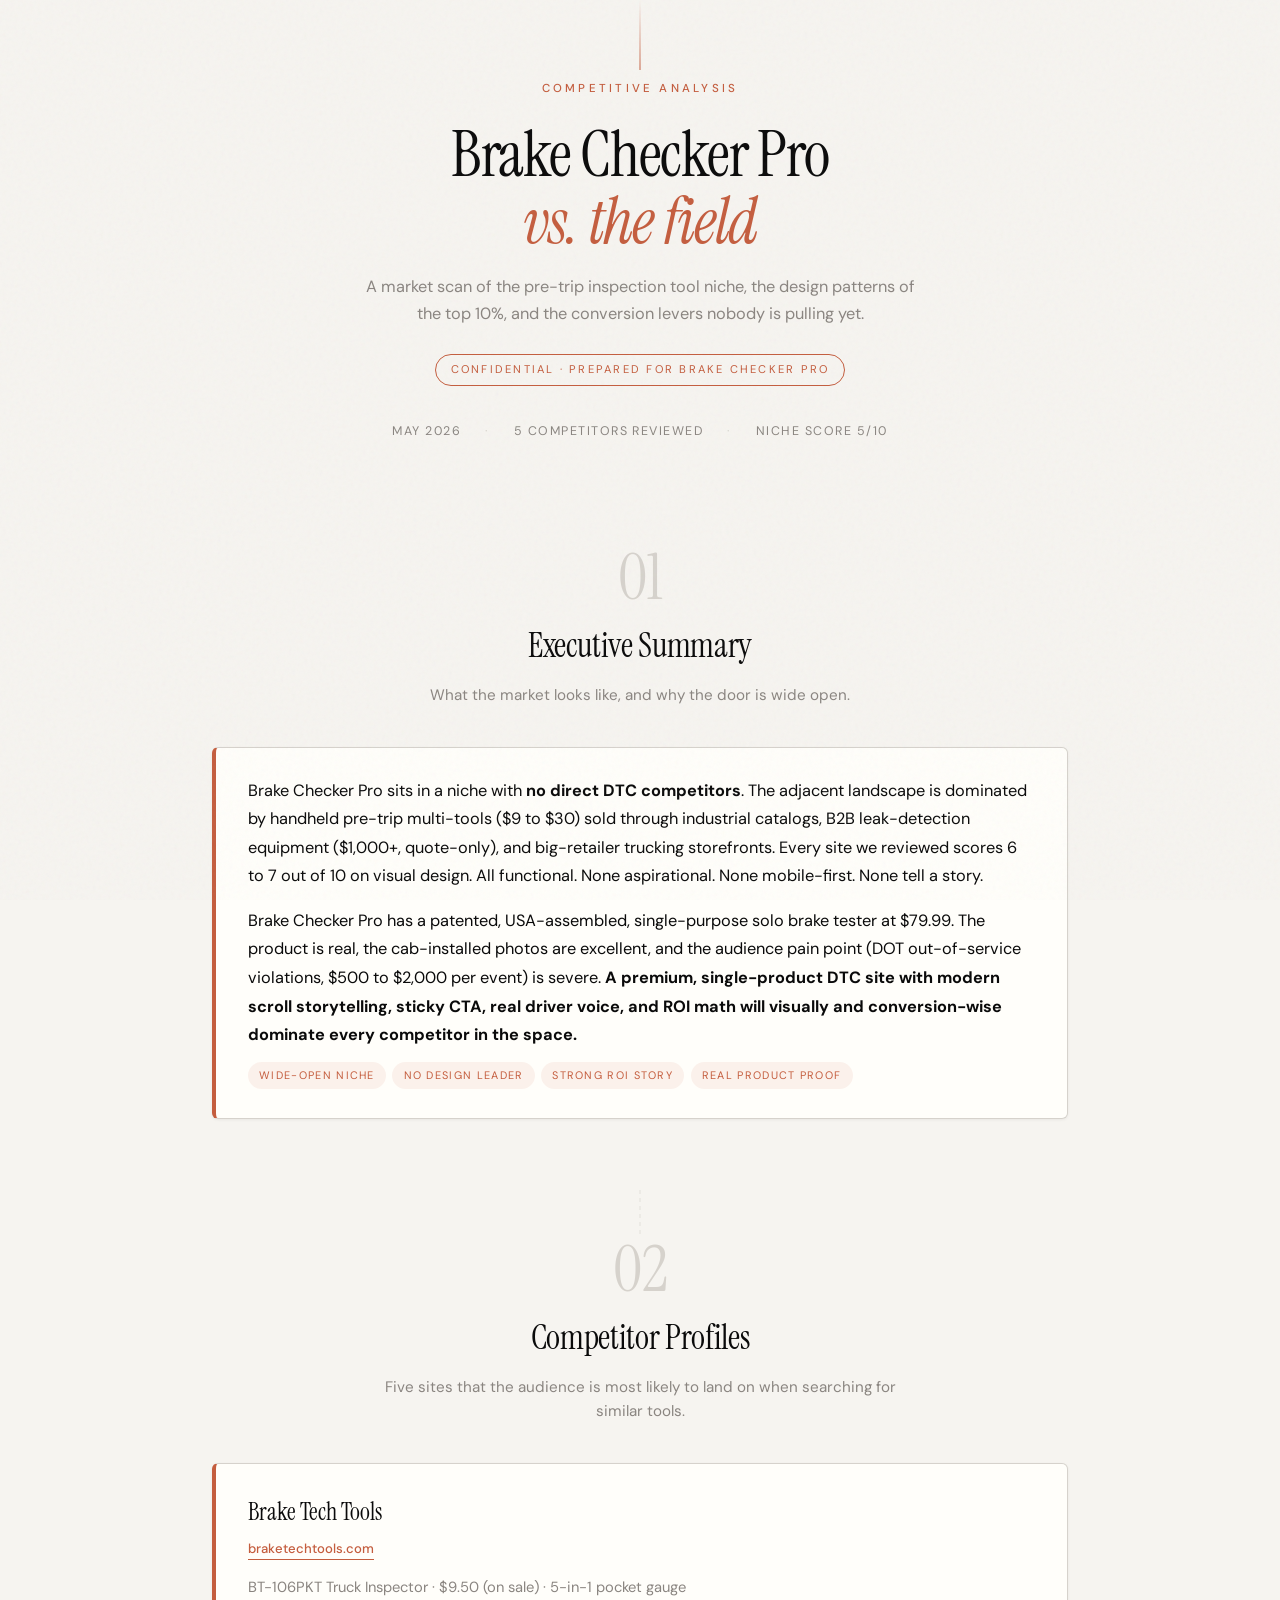
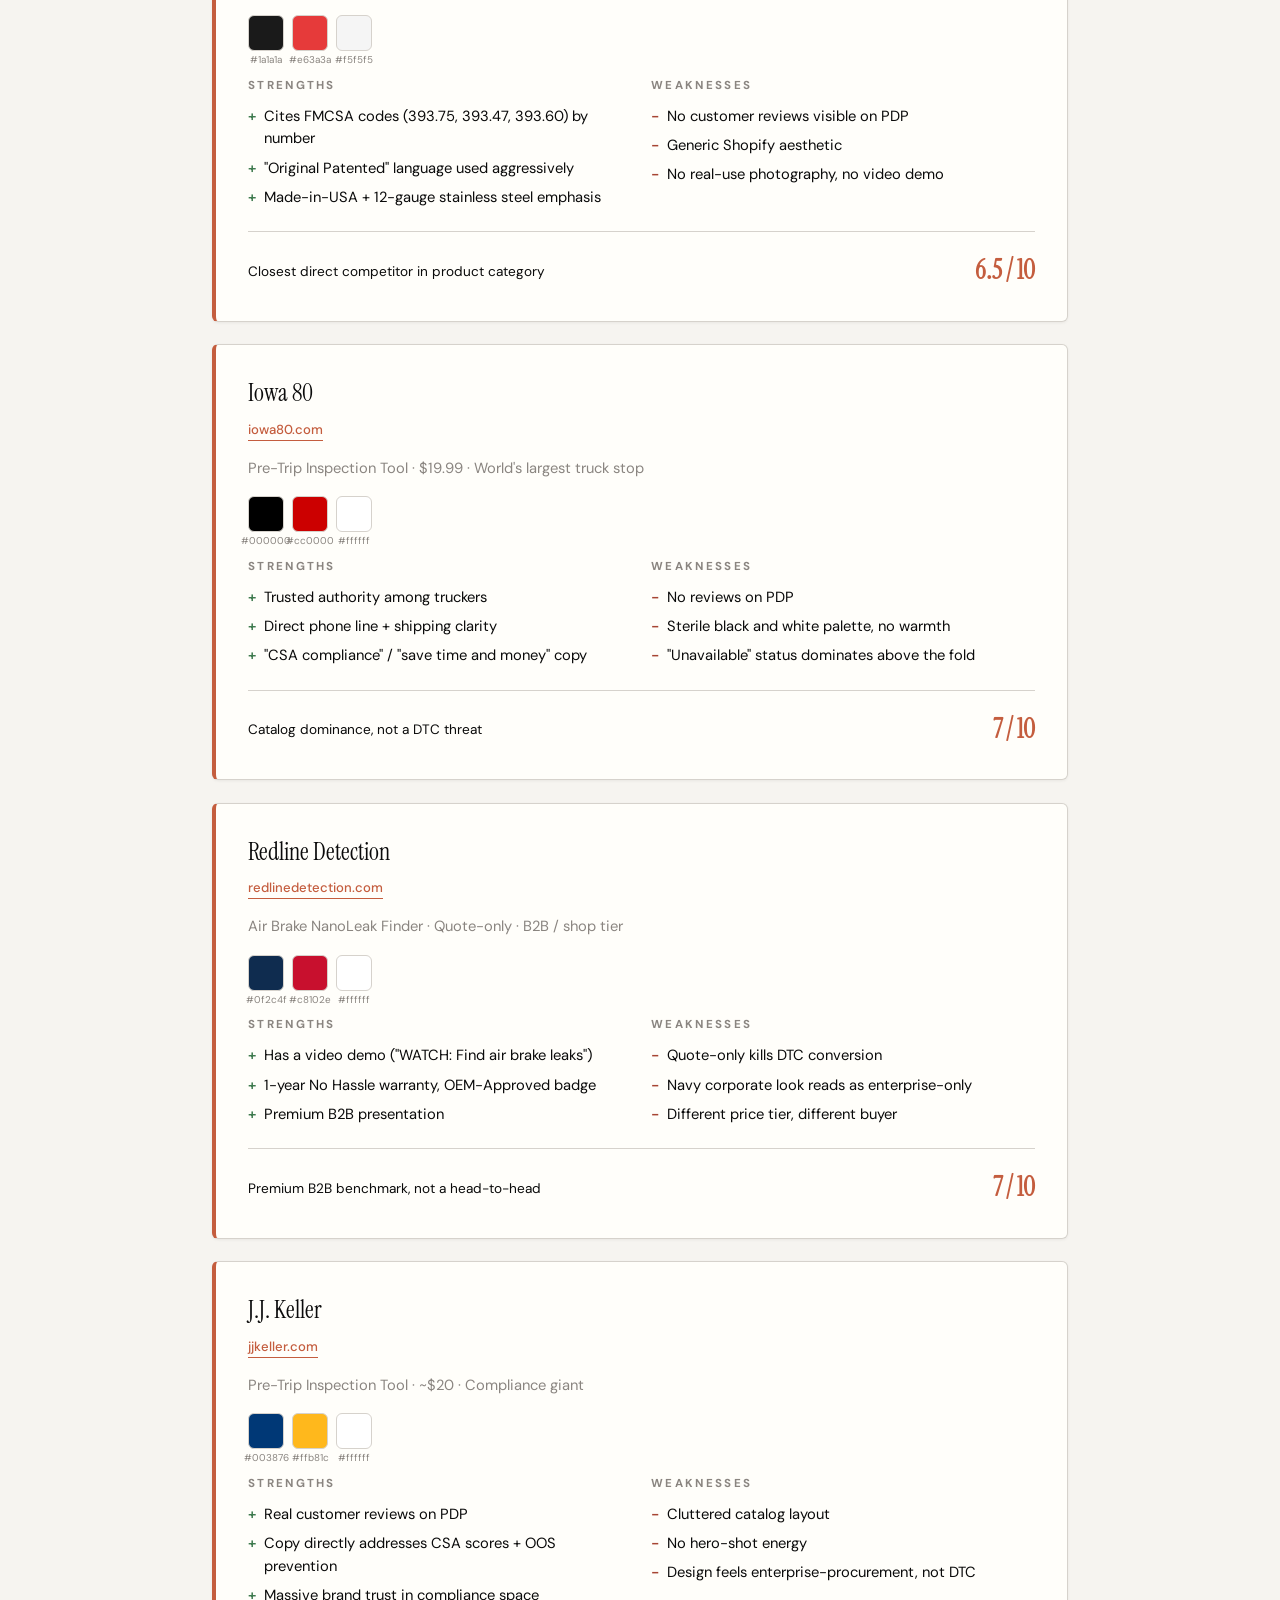
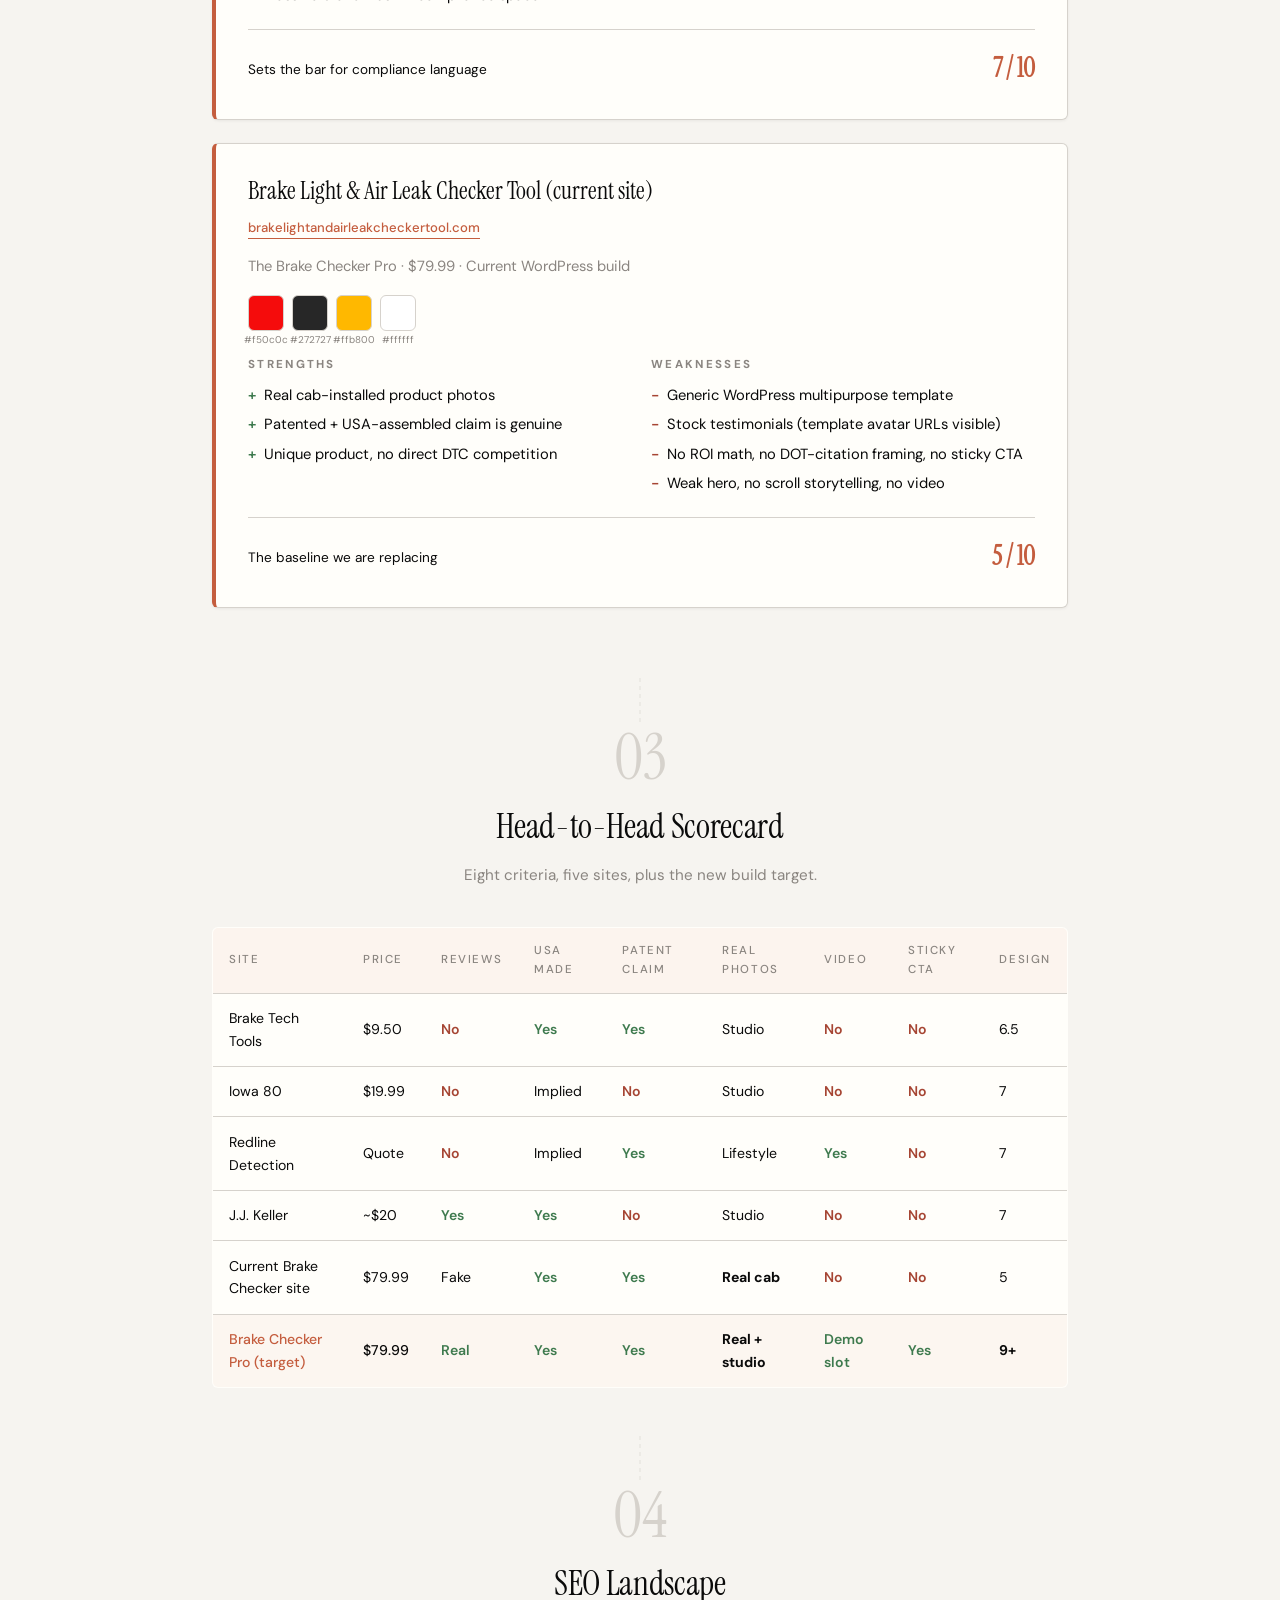
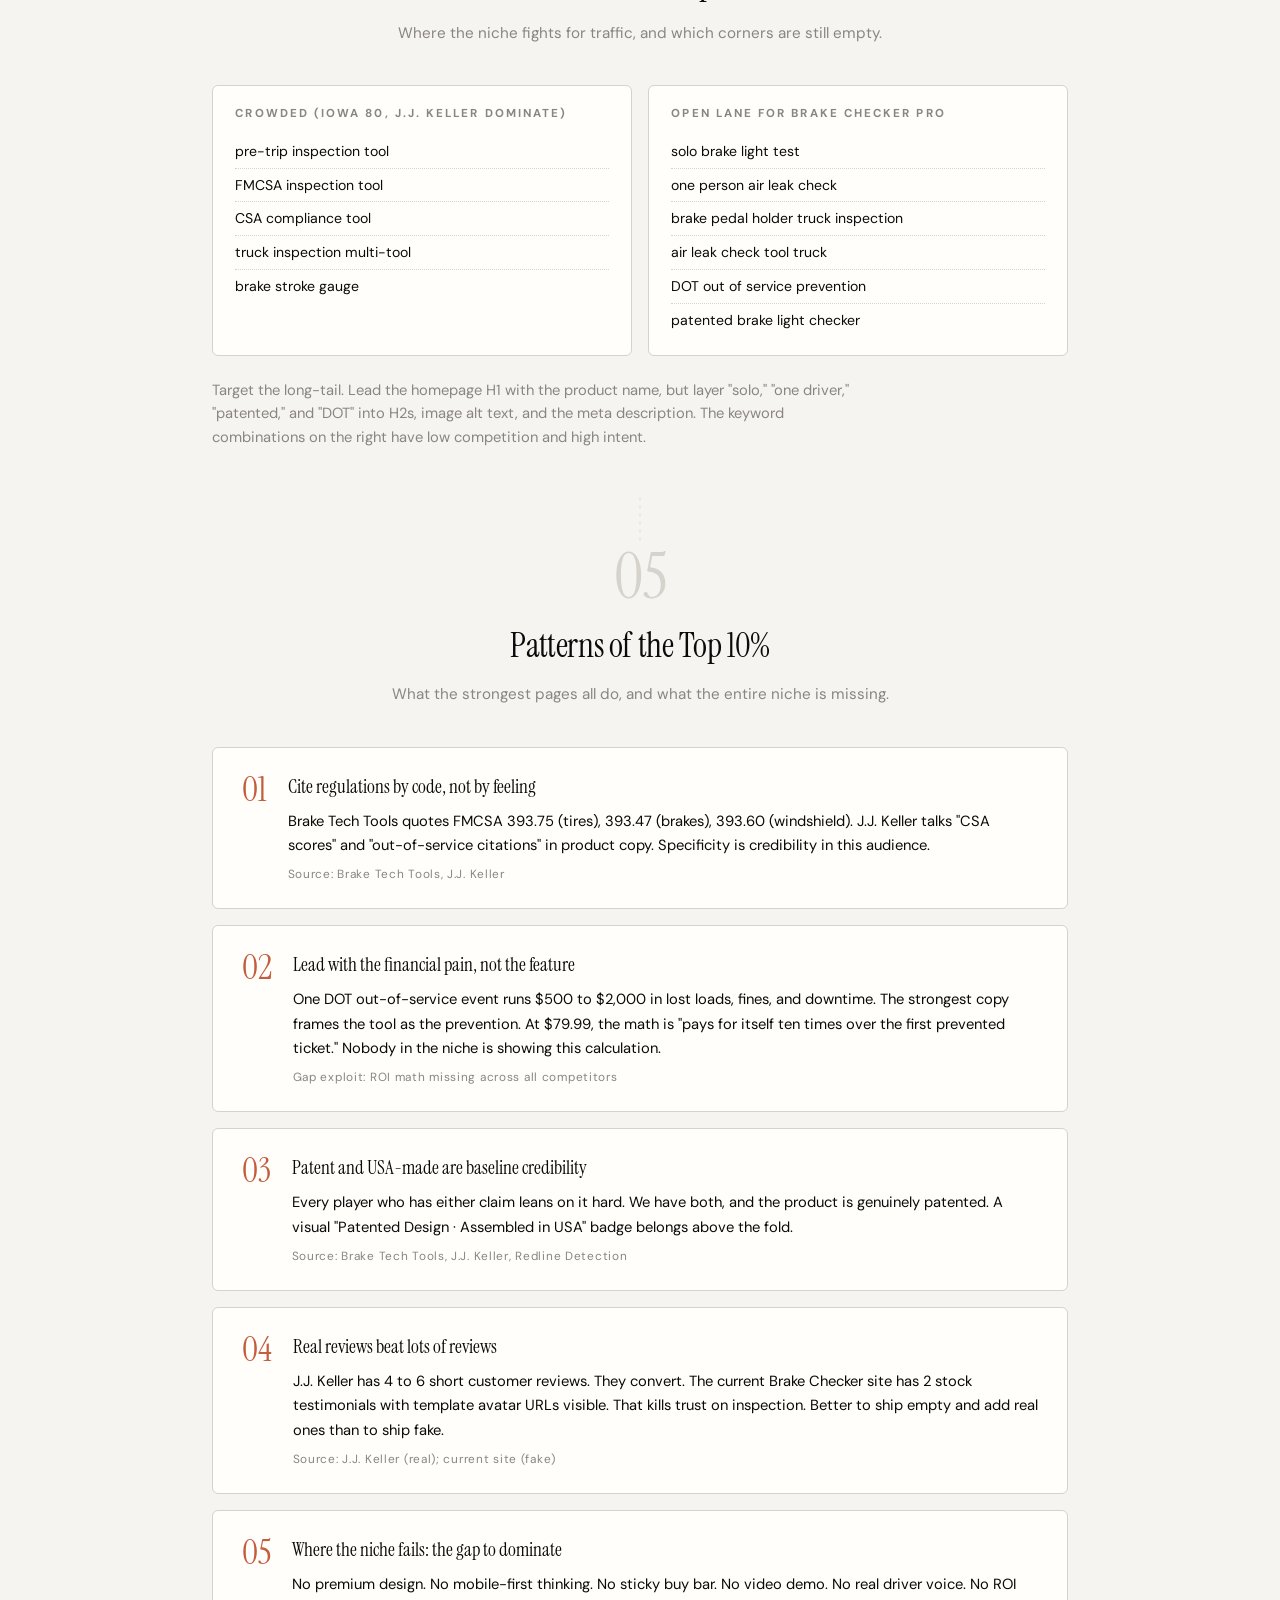
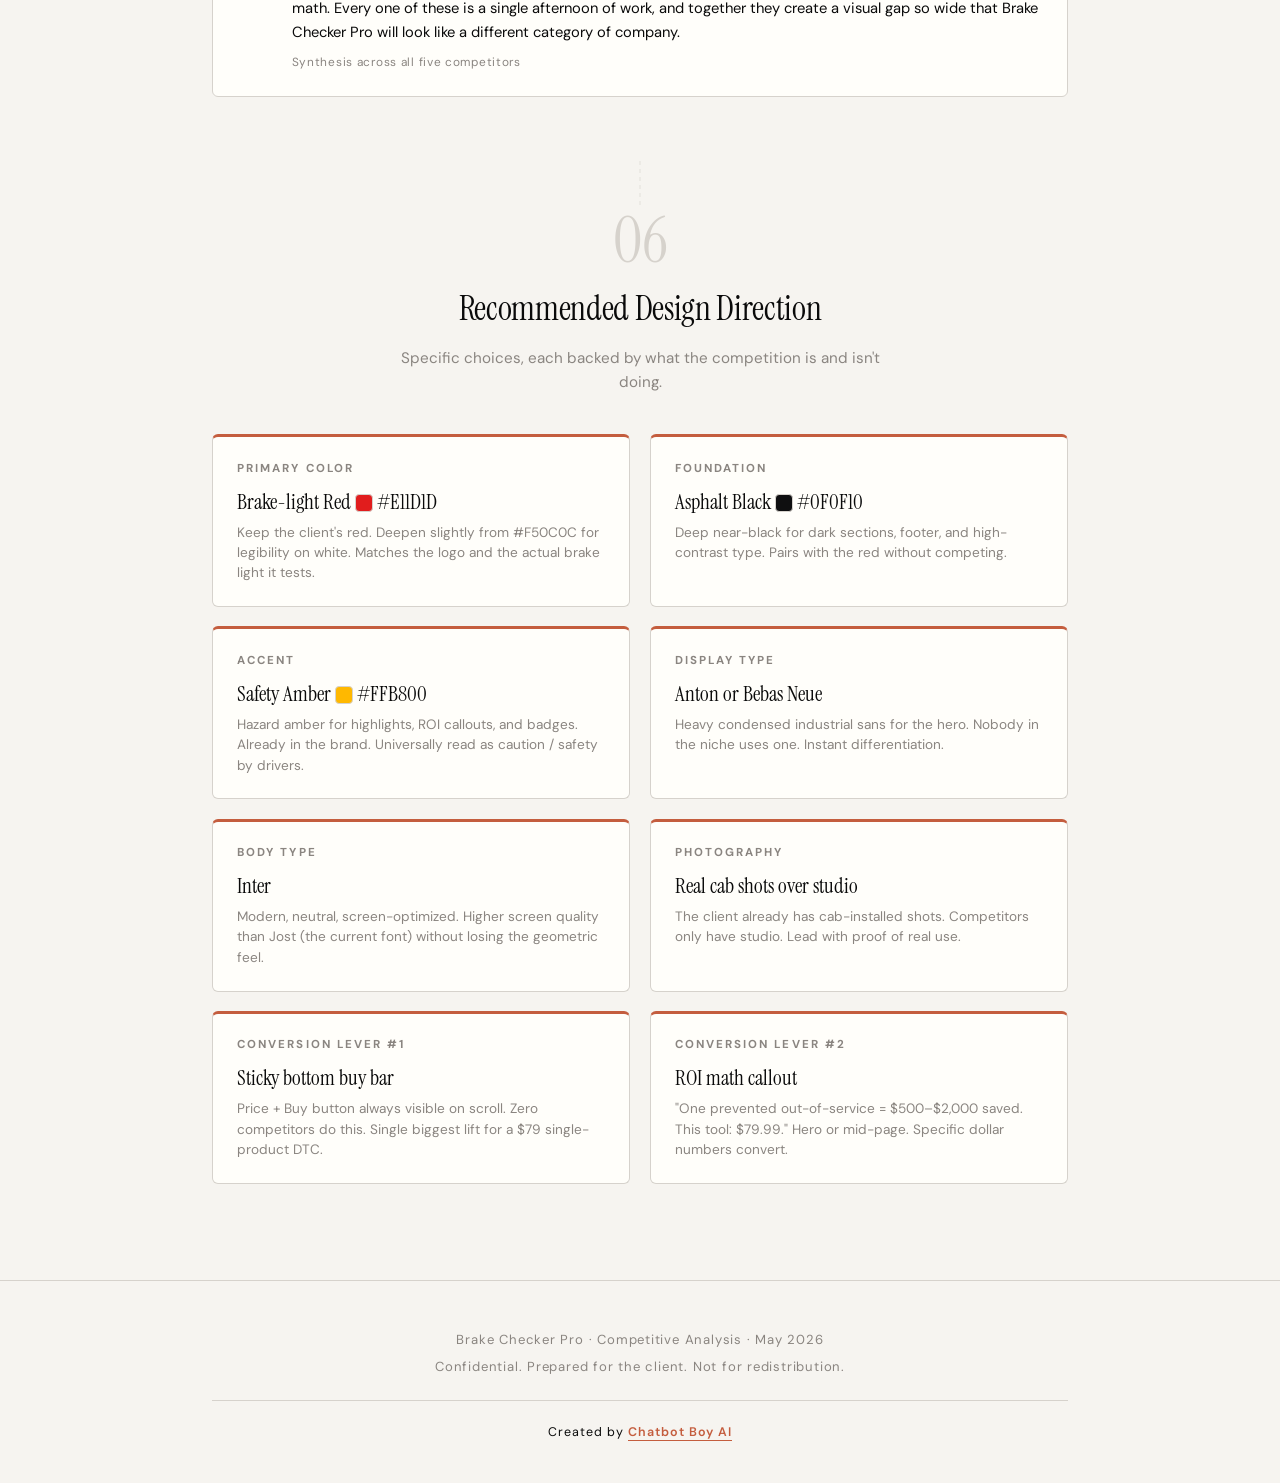
<file: site/competitive-analysis.html>
<!DOCTYPE html>
<html lang="en">
<head>
    <meta charset="UTF-8">
    <meta name="viewport" content="width=device-width, initial-scale=1.0">
    <meta name="robots" content="noindex, nofollow">
    <title>Brake Checker Pro | Competitive Analysis</title>
    <link rel="icon" type="image/png" href="/assets/favicon.png">
    <link rel="preconnect" href="https://fonts.googleapis.com">
    <link rel="preconnect" href="https://fonts.gstatic.com" crossorigin>
    <link href="https://fonts.googleapis.com/css2?family=Instrument+Serif:ital@0;1&family=DM+Sans:opsz,wght@9..40,300;9..40,400;9..40,500;9..40,600&display=swap" rel="stylesheet">
    <style>
        *, *::before, *::after { margin:0; padding:0; box-sizing:border-box; }
        :root {
            --ink:#0a0a0a;
            --paper:#f6f4f0;
            --terracotta:#c45d3e;
            --terracotta-soft:#e8a48e;
            --muted:#8a8580;
            --hairline:#d6d2cc;
            --card:#fffefa;
            --shadow:rgba(10,10,10,0.06);
            --good:#3e7a4e;
            --bad:#a64533;
            --warn:#c98a3e;
        }
        body {
            font-family:'DM Sans',sans-serif;
            background:var(--paper);
            color:var(--ink);
            line-height:1.6;
            -webkit-font-smoothing:antialiased;
            overflow-x:hidden;
        }
        body::after {
            content:'';
            position:fixed;
            inset:0;
            background-image:url("data:image/svg+xml,%3Csvg viewBox='0 0 256 256' xmlns='http://www.w3.org/2000/svg'%3E%3Cfilter id='noise'%3E%3CfeTurbulence type='fractalNoise' baseFrequency='0.9' numOctaves='4' stitchTiles='stitch'/%3E%3C/filter%3E%3Crect width='100%25' height='100%25' filter='url(%23noise)' opacity='0.04'/%3E%3C/svg%3E");
            pointer-events:none;
            z-index:9999;
        }
        .container { max-width:920px; margin:0 auto; padding:0 2rem; }
        header {
            padding:5rem 0 3.5rem;
            text-align:center;
            position:relative;
        }
        header::before {
            content:'';
            position:absolute;
            top:0; left:50%;
            transform:translateX(-50%);
            width:1px; height:70px;
            background:linear-gradient(to bottom,transparent,var(--terracotta));
        }
        .eyebrow {
            font-size:.72rem;
            letter-spacing:.28em;
            text-transform:uppercase;
            color:var(--terracotta);
            font-weight:500;
            margin-bottom:1.4rem;
        }
        h1 {
            font-family:'Instrument Serif',serif;
            font-size:clamp(2.6rem,5.5vw,4rem);
            font-weight:400;
            line-height:1.05;
            letter-spacing:-.02em;
            margin-bottom:1.2rem;
        }
        h1 em { color:var(--terracotta); font-style:italic; }
        .subtitle {
            font-size:1.02rem;
            color:var(--muted);
            max-width:560px;
            margin:0 auto;
            line-height:1.65;
        }
        .meta-row {
            display:flex;
            justify-content:center;
            gap:1.5rem;
            margin-top:2.2rem;
            font-size:.78rem;
            letter-spacing:.12em;
            color:var(--muted);
            text-transform:uppercase;
        }
        .meta-row span:not(:last-child)::after {
            content:'·';
            margin-left:1.5rem;
            color:var(--hairline);
        }
        .badge {
            display:inline-block;
            padding:.4rem .9rem;
            border:1px solid var(--terracotta);
            border-radius:999px;
            font-size:.7rem;
            letter-spacing:.2em;
            text-transform:uppercase;
            color:var(--terracotta);
            margin-top:1.6rem;
        }
        section { padding:3rem 0; position:relative; }
        section + section::before {
            content:'';
            position:absolute;
            top:0; left:50%;
            transform:translateX(-50%);
            width:1px; height:48px;
            background-image:linear-gradient(to bottom,var(--hairline) 50%,transparent 50%);
            background-size:1px 8px;
            opacity:.6;
        }
        .section-head { margin-bottom:2.5rem; text-align:center; }
        .section-head .num {
            font-family:'Instrument Serif',serif;
            font-size:4rem;
            color:var(--hairline);
            line-height:1;
            margin-bottom:.6rem;
        }
        .section-head h2 {
            font-family:'Instrument Serif',serif;
            font-size:2.1rem;
            font-weight:400;
            margin-bottom:.6rem;
            letter-spacing:-.01em;
        }
        .section-head .lead {
            font-size:.95rem;
            color:var(--muted);
            max-width:520px;
            margin:0 auto;
        }
        .card {
            background:var(--card);
            border:1px solid var(--hairline);
            border-left:4px solid var(--terracotta);
            border-radius:6px;
            padding:1.8rem 2rem;
            margin-bottom:1.4rem;
            box-shadow:0 1px 3px var(--shadow);
            transition:box-shadow .2s ease;
        }
        .card:hover { box-shadow:0 4px 14px var(--shadow); }
        .card h3 {
            font-family:'Instrument Serif',serif;
            font-size:1.5rem;
            font-weight:400;
            margin-bottom:.2rem;
        }
        .card .url {
            display:inline-block;
            margin-bottom:1rem;
            font-size:.82rem;
            color:var(--terracotta);
            border-bottom:1px solid var(--terracotta);
            text-decoration:none;
            font-weight:500;
        }
        .card .url:hover { opacity:.75; }
        .swatches { display:flex; gap:.5rem; margin:1rem 0 1.2rem; flex-wrap:wrap; }
        .swatch {
            width:36px; height:36px;
            border-radius:6px;
            border:1px solid var(--hairline);
            position:relative;
        }
        .swatch::after {
            content:attr(data-hex);
            position:absolute;
            bottom:-18px; left:50%;
            transform:translateX(-50%);
            font-size:.62rem;
            color:var(--muted);
            white-space:nowrap;
            font-variant-numeric:tabular-nums;
        }
        .pros-cons {
            display:grid;
            grid-template-columns:1fr 1fr;
            gap:1.2rem;
            margin:1.6rem 0 1rem;
        }
        .pros-cons h4 {
            font-size:.72rem;
            letter-spacing:.2em;
            text-transform:uppercase;
            margin-bottom:.6rem;
            color:var(--muted);
        }
        .pros-cons ul { list-style:none; }
        .pros-cons li {
            font-size:.92rem;
            margin-bottom:.4rem;
            padding-left:1rem;
            position:relative;
            line-height:1.55;
        }
        .pros-cons .pros li::before {
            content:'+';
            position:absolute;
            left:0;
            color:var(--good);
            font-weight:600;
        }
        .pros-cons .cons li::before {
            content:'−';
            position:absolute;
            left:0;
            color:var(--bad);
            font-weight:600;
        }
        .score-row {
            display:flex;
            justify-content:space-between;
            align-items:center;
            padding-top:1.2rem;
            border-top:1px solid var(--hairline);
            margin-top:1rem;
            font-size:.85rem;
        }
        .score-row strong {
            font-family:'Instrument Serif',serif;
            font-size:1.6rem;
            color:var(--terracotta);
        }
        .tags { display:flex; flex-wrap:wrap; gap:.4rem; margin-top:.8rem; }
        .tag {
            font-size:.68rem;
            letter-spacing:.12em;
            text-transform:uppercase;
            padding:.3rem .7rem;
            background:rgba(196,93,62,.08);
            color:var(--terracotta);
            border-radius:999px;
        }
        table.compare {
            width:100%;
            border-collapse:collapse;
            background:var(--card);
            border:1px solid var(--hairline);
            border-radius:6px;
            overflow:hidden;
            font-size:.88rem;
        }
        table.compare th, table.compare td {
            padding:.85rem 1rem;
            text-align:left;
            border-bottom:1px solid var(--hairline);
        }
        table.compare th {
            background:rgba(196,93,62,.06);
            font-weight:500;
            font-size:.72rem;
            letter-spacing:.14em;
            text-transform:uppercase;
            color:var(--muted);
        }
        table.compare tr:last-child td { border-bottom:none; }
        table.compare tr.us {
            background:rgba(196,93,62,.05);
            font-weight:500;
        }
        table.compare tr.us td:first-child { color:var(--terracotta); }
        .check { color:var(--good); font-weight:600; }
        .x { color:var(--bad); font-weight:600; }
        .pattern-card {
            background:var(--card);
            border:1px solid var(--hairline);
            border-radius:6px;
            padding:1.5rem 1.8rem;
            margin-bottom:1rem;
            display:grid;
            grid-template-columns:auto 1fr;
            gap:1.3rem;
            align-items:start;
        }
        .pattern-card .pn {
            font-family:'Instrument Serif',serif;
            font-size:2.2rem;
            color:var(--terracotta);
            line-height:1;
        }
        .pattern-card h4 {
            font-family:'Instrument Serif',serif;
            font-size:1.2rem;
            font-weight:400;
            margin-bottom:.4rem;
        }
        .pattern-card p {
            font-size:.92rem;
            color:var(--ink);
            line-height:1.65;
        }
        .pattern-card .src {
            display:block;
            margin-top:.5rem;
            font-size:.74rem;
            color:var(--muted);
            letter-spacing:.06em;
        }
        .direction-grid {
            display:grid;
            grid-template-columns:1fr 1fr;
            gap:1.2rem;
            margin-top:1.6rem;
        }
        .direction-card {
            background:var(--card);
            border:1px solid var(--hairline);
            border-top:3px solid var(--terracotta);
            border-radius:6px;
            padding:1.4rem 1.5rem;
        }
        .direction-card h4 {
            font-size:.72rem;
            letter-spacing:.18em;
            text-transform:uppercase;
            color:var(--muted);
            margin-bottom:.6rem;
        }
        .direction-card .v {
            font-family:'Instrument Serif',serif;
            font-size:1.3rem;
            line-height:1.3;
            margin-bottom:.5rem;
        }
        .direction-card .r { font-size:.85rem; color:var(--muted); line-height:1.5; }
        .keyword-block {
            display:grid;
            grid-template-columns:1fr 1fr;
            gap:1rem;
            margin-top:1.4rem;
        }
        .kw-list {
            background:var(--card);
            border:1px solid var(--hairline);
            padding:1.2rem 1.4rem;
            border-radius:6px;
        }
        .kw-list h4 {
            font-size:.72rem;
            letter-spacing:.18em;
            text-transform:uppercase;
            color:var(--muted);
            margin-bottom:.7rem;
        }
        .kw-list ul { list-style:none; }
        .kw-list li {
            font-size:.88rem;
            padding:.32rem 0;
            border-bottom:1px dotted var(--hairline);
            font-variant-numeric:tabular-nums;
        }
        .kw-list li:last-child { border-bottom:none; }
        footer {
            padding:3rem 0 2.5rem;
            text-align:center;
            border-top:1px solid var(--hairline);
            margin-top:3rem;
        }
        footer p { font-size:.82rem; color:var(--muted); letter-spacing:.06em; }
        .credit-foot {
            width:100%;
            margin-top:1.4rem;
            padding-top:1.4rem;
            border-top:1px solid var(--hairline);
            text-align:center;
            font-size:.78rem;
            letter-spacing:.08em;
        }
        .credit-foot a {
            color:var(--terracotta);
            font-weight:600;
            border-bottom:1px solid var(--terracotta);
            text-decoration:none;
        }
        @media (max-width:720px) {
            .pros-cons { grid-template-columns:1fr; }
            .direction-grid { grid-template-columns:1fr; }
            .keyword-block { grid-template-columns:1fr; }
            table.compare { font-size:.78rem; }
            table.compare th, table.compare td { padding:.6rem .5rem; }
        }
        @media print {
            body { background:#fff; }
            body::after { display:none; }
            section { page-break-inside:avoid; }
            .card, .pattern-card, .direction-card { page-break-inside:avoid; }
            header { padding:3rem 0 2rem; }
            section { padding:2rem 0; }
        }
    </style>
</head>
<body>
    <header>
        <div class="container">
            <div class="eyebrow">Competitive Analysis</div>
            <h1>Brake Checker Pro<br><em>vs. the field</em></h1>
            <p class="subtitle">A market scan of the pre-trip inspection tool niche, the design patterns of the top 10%, and the conversion levers nobody is pulling yet.</p>
            <div class="badge">Confidential · Prepared for Brake Checker Pro</div>
            <div class="meta-row">
                <span>May 2026</span>
                <span>5 Competitors Reviewed</span>
                <span>Niche Score 5/10</span>
            </div>
        </div>
    </header>

    <section>
        <div class="container">
            <div class="section-head">
                <div class="num">01</div>
                <h2>Executive Summary</h2>
                <p class="lead">What the market looks like, and why the door is wide open.</p>
            </div>
            <div class="card">
                <p style="font-size:1.02rem; line-height:1.75;">
                    Brake Checker Pro sits in a niche with <strong>no direct DTC competitors</strong>. The adjacent landscape is dominated by handheld pre-trip multi-tools ($9 to $30) sold through industrial catalogs, B2B leak-detection equipment ($1,000+, quote-only), and big-retailer trucking storefronts. Every site we reviewed scores 6 to 7 out of 10 on visual design. All functional. None aspirational. None mobile-first. None tell a story.
                </p>
                <p style="font-size:1.02rem; line-height:1.75; margin-top:1rem;">
                    Brake Checker Pro has a patented, USA-assembled, single-purpose solo brake tester at $79.99. The product is real, the cab-installed photos are excellent, and the audience pain point (DOT out-of-service violations, $500 to $2,000 per event) is severe. <strong>A premium, single-product DTC site with modern scroll storytelling, sticky CTA, real driver voice, and ROI math will visually and conversion-wise dominate every competitor in the space.</strong>
                </p>
                <div class="tags">
                    <span class="tag">Wide-open niche</span>
                    <span class="tag">No design leader</span>
                    <span class="tag">Strong ROI story</span>
                    <span class="tag">Real product proof</span>
                </div>
            </div>
        </div>
    </section>

    <section>
        <div class="container">
            <div class="section-head">
                <div class="num">02</div>
                <h2>Competitor Profiles</h2>
                <p class="lead">Five sites that the audience is most likely to land on when searching for similar tools.</p>
            </div>

            <div class="card">
                <h3>Brake Tech Tools</h3>
                <a class="url" href="https://braketechtools.com" target="_blank" rel="noopener">braketechtools.com</a>
                <p style="font-size:.92rem; color:var(--muted); margin-bottom:.6rem;">BT-106PKT Truck Inspector · $9.50 (on sale) · 5-in-1 pocket gauge</p>
                <div class="swatches">
                    <div class="swatch" data-hex="#1a1a1a" style="background:#1a1a1a;"></div>
                    <div class="swatch" data-hex="#e63a3a" style="background:#e63a3a;"></div>
                    <div class="swatch" data-hex="#f5f5f5" style="background:#f5f5f5;"></div>
                </div>
                <div class="pros-cons">
                    <div class="pros">
                        <h4>Strengths</h4>
                        <ul>
                            <li>Cites FMCSA codes (393.75, 393.47, 393.60) by number</li>
                            <li>"Original Patented" language used aggressively</li>
                            <li>Made-in-USA + 12-gauge stainless steel emphasis</li>
                        </ul>
                    </div>
                    <div class="cons">
                        <h4>Weaknesses</h4>
                        <ul>
                            <li>No customer reviews visible on PDP</li>
                            <li>Generic Shopify aesthetic</li>
                            <li>No real-use photography, no video demo</li>
                        </ul>
                    </div>
                </div>
                <div class="score-row">
                    <span>Closest direct competitor in product category</span>
                    <strong>6.5 / 10</strong>
                </div>
            </div>

            <div class="card">
                <h3>Iowa 80</h3>
                <a class="url" href="https://www.iowa80.com/pd/pretrip-inspection-tool/241798/" target="_blank" rel="noopener">iowa80.com</a>
                <p style="font-size:.92rem; color:var(--muted); margin-bottom:.6rem;">Pre-Trip Inspection Tool · $19.99 · World's largest truck stop</p>
                <div class="swatches">
                    <div class="swatch" data-hex="#000000" style="background:#000000;"></div>
                    <div class="swatch" data-hex="#cc0000" style="background:#cc0000;"></div>
                    <div class="swatch" data-hex="#ffffff" style="background:#ffffff;"></div>
                </div>
                <div class="pros-cons">
                    <div class="pros">
                        <h4>Strengths</h4>
                        <ul>
                            <li>Trusted authority among truckers</li>
                            <li>Direct phone line + shipping clarity</li>
                            <li>"CSA compliance" / "save time and money" copy</li>
                        </ul>
                    </div>
                    <div class="cons">
                        <h4>Weaknesses</h4>
                        <ul>
                            <li>No reviews on PDP</li>
                            <li>Sterile black and white palette, no warmth</li>
                            <li>"Unavailable" status dominates above the fold</li>
                        </ul>
                    </div>
                </div>
                <div class="score-row">
                    <span>Catalog dominance, not a DTC threat</span>
                    <strong>7 / 10</strong>
                </div>
            </div>

            <div class="card">
                <h3>Redline Detection</h3>
                <a class="url" href="https://redlinedetection.com/products/air-brake-nanoleak-finder" target="_blank" rel="noopener">redlinedetection.com</a>
                <p style="font-size:.92rem; color:var(--muted); margin-bottom:.6rem;">Air Brake NanoLeak Finder · Quote-only · B2B / shop tier</p>
                <div class="swatches">
                    <div class="swatch" data-hex="#0f2c4f" style="background:#0f2c4f;"></div>
                    <div class="swatch" data-hex="#c8102e" style="background:#c8102e;"></div>
                    <div class="swatch" data-hex="#ffffff" style="background:#ffffff;"></div>
                </div>
                <div class="pros-cons">
                    <div class="pros">
                        <h4>Strengths</h4>
                        <ul>
                            <li>Has a video demo ("WATCH: Find air brake leaks")</li>
                            <li>1-year No Hassle warranty, OEM-Approved badge</li>
                            <li>Premium B2B presentation</li>
                        </ul>
                    </div>
                    <div class="cons">
                        <h4>Weaknesses</h4>
                        <ul>
                            <li>Quote-only kills DTC conversion</li>
                            <li>Navy corporate look reads as enterprise-only</li>
                            <li>Different price tier, different buyer</li>
                        </ul>
                    </div>
                </div>
                <div class="score-row">
                    <span>Premium B2B benchmark, not a head-to-head</span>
                    <strong>7 / 10</strong>
                </div>
            </div>

            <div class="card">
                <h3>J.J. Keller</h3>
                <a class="url" href="https://www.jjkeller.com/shop/pre-trip-inspection-tool" target="_blank" rel="noopener">jjkeller.com</a>
                <p style="font-size:.92rem; color:var(--muted); margin-bottom:.6rem;">Pre-Trip Inspection Tool · ~$20 · Compliance giant</p>
                <div class="swatches">
                    <div class="swatch" data-hex="#003876" style="background:#003876;"></div>
                    <div class="swatch" data-hex="#ffb81c" style="background:#ffb81c;"></div>
                    <div class="swatch" data-hex="#ffffff" style="background:#ffffff;"></div>
                </div>
                <div class="pros-cons">
                    <div class="pros">
                        <h4>Strengths</h4>
                        <ul>
                            <li>Real customer reviews on PDP</li>
                            <li>Copy directly addresses CSA scores + OOS prevention</li>
                            <li>Massive brand trust in compliance space</li>
                        </ul>
                    </div>
                    <div class="cons">
                        <h4>Weaknesses</h4>
                        <ul>
                            <li>Cluttered catalog layout</li>
                            <li>No hero-shot energy</li>
                            <li>Design feels enterprise-procurement, not DTC</li>
                        </ul>
                    </div>
                </div>
                <div class="score-row">
                    <span>Sets the bar for compliance language</span>
                    <strong>7 / 10</strong>
                </div>
            </div>

            <div class="card">
                <h3>Brake Light & Air Leak Checker Tool (current site)</h3>
                <a class="url" href="https://brakelightandairleakcheckertool.com/" target="_blank" rel="noopener">brakelightandairleakcheckertool.com</a>
                <p style="font-size:.92rem; color:var(--muted); margin-bottom:.6rem;">The Brake Checker Pro · $79.99 · Current WordPress build</p>
                <div class="swatches">
                    <div class="swatch" data-hex="#f50c0c" style="background:#f50c0c;"></div>
                    <div class="swatch" data-hex="#272727" style="background:#272727;"></div>
                    <div class="swatch" data-hex="#ffb800" style="background:#ffb800;"></div>
                    <div class="swatch" data-hex="#ffffff" style="background:#ffffff;"></div>
                </div>
                <div class="pros-cons">
                    <div class="pros">
                        <h4>Strengths</h4>
                        <ul>
                            <li>Real cab-installed product photos</li>
                            <li>Patented + USA-assembled claim is genuine</li>
                            <li>Unique product, no direct DTC competition</li>
                        </ul>
                    </div>
                    <div class="cons">
                        <h4>Weaknesses</h4>
                        <ul>
                            <li>Generic WordPress multipurpose template</li>
                            <li>Stock testimonials (template avatar URLs visible)</li>
                            <li>No ROI math, no DOT-citation framing, no sticky CTA</li>
                            <li>Weak hero, no scroll storytelling, no video</li>
                        </ul>
                    </div>
                </div>
                <div class="score-row">
                    <span>The baseline we are replacing</span>
                    <strong>5 / 10</strong>
                </div>
            </div>
        </div>
    </section>

    <section>
        <div class="container">
            <div class="section-head">
                <div class="num">03</div>
                <h2>Head-to-Head Scorecard</h2>
                <p class="lead">Eight criteria, five sites, plus the new build target.</p>
            </div>
            <table class="compare">
                <thead>
                    <tr>
                        <th>Site</th>
                        <th>Price</th>
                        <th>Reviews</th>
                        <th>USA Made</th>
                        <th>Patent Claim</th>
                        <th>Real Photos</th>
                        <th>Video</th>
                        <th>Sticky CTA</th>
                        <th>Design</th>
                    </tr>
                </thead>
                <tbody>
                    <tr>
                        <td>Brake Tech Tools</td>
                        <td>$9.50</td>
                        <td><span class="x">No</span></td>
                        <td><span class="check">Yes</span></td>
                        <td><span class="check">Yes</span></td>
                        <td>Studio</td>
                        <td><span class="x">No</span></td>
                        <td><span class="x">No</span></td>
                        <td>6.5</td>
                    </tr>
                    <tr>
                        <td>Iowa 80</td>
                        <td>$19.99</td>
                        <td><span class="x">No</span></td>
                        <td>Implied</td>
                        <td><span class="x">No</span></td>
                        <td>Studio</td>
                        <td><span class="x">No</span></td>
                        <td><span class="x">No</span></td>
                        <td>7</td>
                    </tr>
                    <tr>
                        <td>Redline Detection</td>
                        <td>Quote</td>
                        <td><span class="x">No</span></td>
                        <td>Implied</td>
                        <td><span class="check">Yes</span></td>
                        <td>Lifestyle</td>
                        <td><span class="check">Yes</span></td>
                        <td><span class="x">No</span></td>
                        <td>7</td>
                    </tr>
                    <tr>
                        <td>J.J. Keller</td>
                        <td>~$20</td>
                        <td><span class="check">Yes</span></td>
                        <td><span class="check">Yes</span></td>
                        <td><span class="x">No</span></td>
                        <td>Studio</td>
                        <td><span class="x">No</span></td>
                        <td><span class="x">No</span></td>
                        <td>7</td>
                    </tr>
                    <tr>
                        <td>Current Brake Checker site</td>
                        <td>$79.99</td>
                        <td>Fake</td>
                        <td><span class="check">Yes</span></td>
                        <td><span class="check">Yes</span></td>
                        <td><strong>Real cab</strong></td>
                        <td><span class="x">No</span></td>
                        <td><span class="x">No</span></td>
                        <td>5</td>
                    </tr>
                    <tr class="us">
                        <td>Brake Checker Pro (target)</td>
                        <td>$79.99</td>
                        <td><span class="check">Real</span></td>
                        <td><span class="check">Yes</span></td>
                        <td><span class="check">Yes</span></td>
                        <td><strong>Real + studio</strong></td>
                        <td><span class="check">Demo slot</span></td>
                        <td><span class="check">Yes</span></td>
                        <td><strong>9+</strong></td>
                    </tr>
                </tbody>
            </table>
        </div>
    </section>

    <section>
        <div class="container">
            <div class="section-head">
                <div class="num">04</div>
                <h2>SEO Landscape</h2>
                <p class="lead">Where the niche fights for traffic, and which corners are still empty.</p>
            </div>
            <div class="keyword-block">
                <div class="kw-list">
                    <h4>Crowded (Iowa 80, J.J. Keller dominate)</h4>
                    <ul>
                        <li>pre-trip inspection tool</li>
                        <li>FMCSA inspection tool</li>
                        <li>CSA compliance tool</li>
                        <li>truck inspection multi-tool</li>
                        <li>brake stroke gauge</li>
                    </ul>
                </div>
                <div class="kw-list">
                    <h4>Open lane for Brake Checker Pro</h4>
                    <ul>
                        <li>solo brake light test</li>
                        <li>one person air leak check</li>
                        <li>brake pedal holder truck inspection</li>
                        <li>air leak check tool truck</li>
                        <li>DOT out of service prevention</li>
                        <li>patented brake light checker</li>
                    </ul>
                </div>
            </div>
            <p style="font-size:.92rem; color:var(--muted); margin-top:1.4rem; max-width:640px;">
                Target the long-tail. Lead the homepage H1 with the product name, but layer "solo," "one driver," "patented," and "DOT" into H2s, image alt text, and the meta description. The keyword combinations on the right have low competition and high intent.
            </p>
        </div>
    </section>

    <section>
        <div class="container">
            <div class="section-head">
                <div class="num">05</div>
                <h2>Patterns of the Top 10%</h2>
                <p class="lead">What the strongest pages all do, and what the entire niche is missing.</p>
            </div>

            <div class="pattern-card">
                <div class="pn">01</div>
                <div>
                    <h4>Cite regulations by code, not by feeling</h4>
                    <p>Brake Tech Tools quotes FMCSA 393.75 (tires), 393.47 (brakes), 393.60 (windshield). J.J. Keller talks "CSA scores" and "out-of-service citations" in product copy. Specificity is credibility in this audience.</p>
                    <span class="src">Source: Brake Tech Tools, J.J. Keller</span>
                </div>
            </div>

            <div class="pattern-card">
                <div class="pn">02</div>
                <div>
                    <h4>Lead with the financial pain, not the feature</h4>
                    <p>One DOT out-of-service event runs $500 to $2,000 in lost loads, fines, and downtime. The strongest copy frames the tool as the prevention. At $79.99, the math is "pays for itself ten times over the first prevented ticket." Nobody in the niche is showing this calculation.</p>
                    <span class="src">Gap exploit: ROI math missing across all competitors</span>
                </div>
            </div>

            <div class="pattern-card">
                <div class="pn">03</div>
                <div>
                    <h4>Patent and USA-made are baseline credibility</h4>
                    <p>Every player who has either claim leans on it hard. We have both, and the product is genuinely patented. A visual "Patented Design · Assembled in USA" badge belongs above the fold.</p>
                    <span class="src">Source: Brake Tech Tools, J.J. Keller, Redline Detection</span>
                </div>
            </div>

            <div class="pattern-card">
                <div class="pn">04</div>
                <div>
                    <h4>Real reviews beat lots of reviews</h4>
                    <p>J.J. Keller has 4 to 6 short customer reviews. They convert. The current Brake Checker site has 2 stock testimonials with template avatar URLs visible. That kills trust on inspection. Better to ship empty and add real ones than to ship fake.</p>
                    <span class="src">Source: J.J. Keller (real); current site (fake)</span>
                </div>
            </div>

            <div class="pattern-card">
                <div class="pn">05</div>
                <div>
                    <h4>Where the niche fails: the gap to dominate</h4>
                    <p>No premium design. No mobile-first thinking. No sticky buy bar. No video demo. No real driver voice. No ROI math. Every one of these is a single afternoon of work, and together they create a visual gap so wide that Brake Checker Pro will look like a different category of company.</p>
                    <span class="src">Synthesis across all five competitors</span>
                </div>
            </div>
        </div>
    </section>

    <section>
        <div class="container">
            <div class="section-head">
                <div class="num">06</div>
                <h2>Recommended Design Direction</h2>
                <p class="lead">Specific choices, each backed by what the competition is and isn't doing.</p>
            </div>
            <div class="direction-grid">
                <div class="direction-card">
                    <h4>Primary Color</h4>
                    <div class="v">Brake-light Red <span style="display:inline-block;width:18px;height:18px;background:#E11D1D;border-radius:4px;vertical-align:middle;border:1px solid var(--hairline);"></span> #E11D1D</div>
                    <p class="r">Keep the client's red. Deepen slightly from #F50C0C for legibility on white. Matches the logo and the actual brake light it tests.</p>
                </div>
                <div class="direction-card">
                    <h4>Foundation</h4>
                    <div class="v">Asphalt Black <span style="display:inline-block;width:18px;height:18px;background:#0F0F10;border-radius:4px;vertical-align:middle;border:1px solid var(--hairline);"></span> #0F0F10</div>
                    <p class="r">Deep near-black for dark sections, footer, and high-contrast type. Pairs with the red without competing.</p>
                </div>
                <div class="direction-card">
                    <h4>Accent</h4>
                    <div class="v">Safety Amber <span style="display:inline-block;width:18px;height:18px;background:#FFB800;border-radius:4px;vertical-align:middle;border:1px solid var(--hairline);"></span> #FFB800</div>
                    <p class="r">Hazard amber for highlights, ROI callouts, and badges. Already in the brand. Universally read as caution / safety by drivers.</p>
                </div>
                <div class="direction-card">
                    <h4>Display Type</h4>
                    <div class="v">Anton or Bebas Neue</div>
                    <p class="r">Heavy condensed industrial sans for the hero. Nobody in the niche uses one. Instant differentiation.</p>
                </div>
                <div class="direction-card">
                    <h4>Body Type</h4>
                    <div class="v">Inter</div>
                    <p class="r">Modern, neutral, screen-optimized. Higher screen quality than Jost (the current font) without losing the geometric feel.</p>
                </div>
                <div class="direction-card">
                    <h4>Photography</h4>
                    <div class="v">Real cab shots over studio</div>
                    <p class="r">The client already has cab-installed shots. Competitors only have studio. Lead with proof of real use.</p>
                </div>
                <div class="direction-card">
                    <h4>Conversion Lever #1</h4>
                    <div class="v">Sticky bottom buy bar</div>
                    <p class="r">Price + Buy button always visible on scroll. Zero competitors do this. Single biggest lift for a $79 single-product DTC.</p>
                </div>
                <div class="direction-card">
                    <h4>Conversion Lever #2</h4>
                    <div class="v">ROI math callout</div>
                    <p class="r">"One prevented out-of-service = $500–$2,000 saved. This tool: $79.99." Hero or mid-page. Specific dollar numbers convert.</p>
                </div>
            </div>
        </div>
    </section>

    <footer>
        <div class="container">
            <p>Brake Checker Pro · Competitive Analysis · May 2026</p>
            <p style="margin-top:.4rem;">Confidential. Prepared for the client. Not for redistribution.</p>
            <div class="credit-foot">
                Created by <a href="https://www.chatbotboy.ai/" target="_blank" rel="noopener">Chatbot Boy AI</a>
            </div>
        </div>
    </footer>
</body>
</html>
</file>
